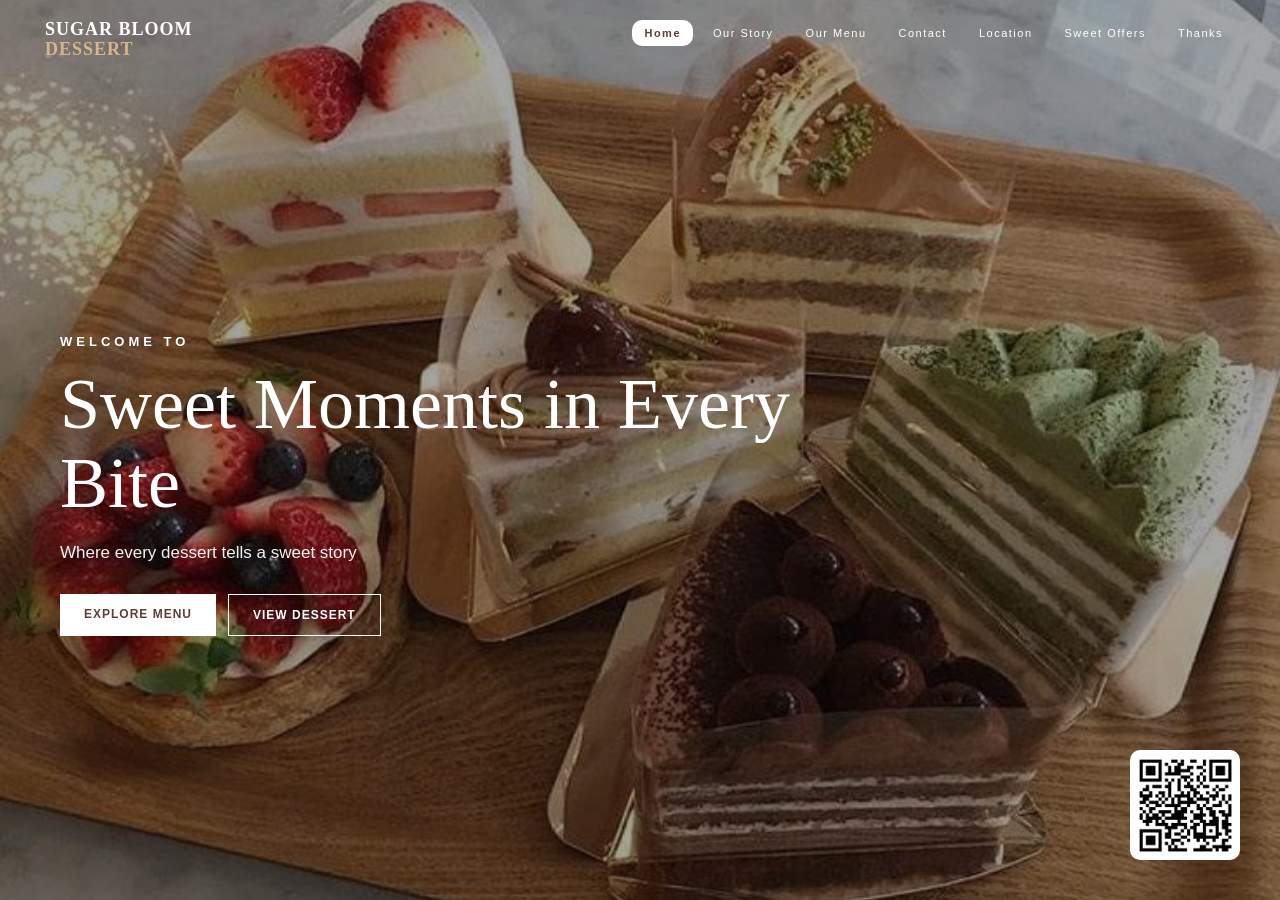
<file: index.html>
<!DOCTYPE html>
<html lang="id">
<head>
    <meta charset="UTF-8">
    <meta http-equiv="refresh" content="0; url=home.html">
    <title>Sugar Bloom Dessert</title>
</head>
<body>
    <p>Mengarahkan ke halaman utama...</p>
</body>
</html>
</file>
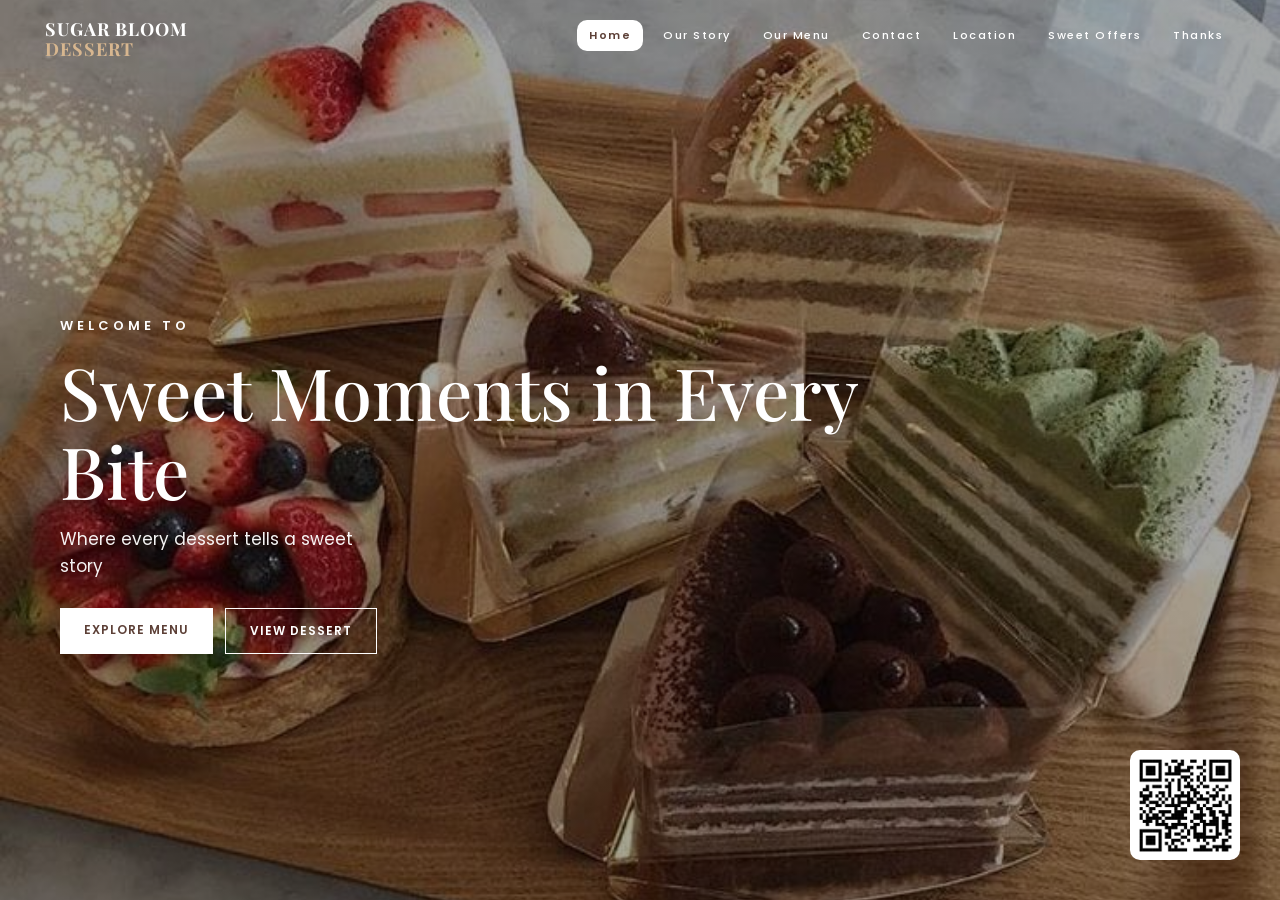
<file: home.html>
<!DOCTYPE html>
<html lang="en">
<head>
    <meta charset="UTF-8">
    <meta name="viewport" content="width=device-width, initial-scale=1.0">
    <title>Sugar Bloom Dessert</title>
    <link href="https://fonts.googleapis.com/css2?family=Playfair+Display:wght@500;700&family=Poppins:wght@300;400;500;600&display=swap" rel="stylesheet">
    <style>
      *{margin:0;padding:0;box-sizing:border-box}
      body{font-family:'Poppins',sans-serif;overflow-x:hidden}

      /* ===== NAVBAR - POLA TEMENMU ===== */
      .navbar{position:absolute;top:0;left:0;right:0;z-index:100;background:transparent}
      .nav-container{display:flex;justify-content:space-between;align-items:flex-start;padding:18px 22px}
      .logo{font-family:'Playfair Display';font-weight:700;font-size:18px;line-height:1.1;color:#fff;letter-spacing:1px}
      .logo span{color:#D7B68F}
      .menu-button{font-size:28px;background:none;border:none;cursor:pointer;color:#fff;padding:5px 10px}

      .nav-menu{position:fixed;inset:0;background:#2B1A14;display:none;flex-direction:column;align-items:center;justify-content:center;gap:6px;z-index:200}
      .nav-menu.open{display:flex}
      .nav-menu a{text-decoration:none;color:#FFF8F0;font-size:18px;font-weight:500;padding:14px 40px;border-radius:10px;width:85%;max-width:360px;text-align:center}
      .nav-menu a.active{background:#D7B68F;color:#2B1A14;font-weight:600}

      /* ===== HERO - PUNYA KAMU TETEP DIPAKE ===== */
      .hero{min-height:100vh;background:linear-gradient(rgba(0,0,0,.35), rgba(0,0,0,.35)), url('images/cake-selection.jpeg');background-size:cover;background-position:center;display:flex;flex-direction:column;justify-content:center;padding:110px 22px 40px;color:#fff;position:relative}
      .welcome{letter-spacing:4px;font-size:13px;font-weight:600}
      .hero h1{font-family:'Playfair Display';font-size:48px;line-height:1.1;margin:16px 0;font-weight:500}
      .subtitle{font-size:17px;line-height:1.6;max-width:320px;opacity:.95}
      .buttons{display:flex;gap:12px;margin-top:28px;flex-wrap:wrap}
      .button{padding:13px 24px;text-decoration:none;font-size:12px;font-weight:600;letter-spacing:1px;background:#fff;color:#5D4037}
      .view-dessert{padding:13px 24px;text-decoration:none;font-size:12px;font-weight:600;letter-spacing:1px;border:1.5px solid #fff;color:#fff}
      .qr-code{position:absolute;right:20px;bottom:20px;width:90px;height:90px;border-radius:10px;background:#fff;padding:5px}

      @media(min-width:851px){
        .nav-container{padding:20px 45px}
        .menu-button{display:none}
        .nav-menu{position:static;display:flex !important;flex-direction:row;background:none;gap:8px;justify-content:flex-end}
        .nav-menu a{color:#fff;font-size:11px;letter-spacing:1.5px;padding:7px 12px;width:auto}
        .nav-menu a.active{background:#fff;color:#5D4037}
        .hero{padding:110px 60px 40px}
        .hero h1{font-size:72px}
        .qr-code{width:110px;height:110px;right:40px;bottom:40px}
      }
    </style>
</head>
<body>

    <!-- NAVIGATION - UDAH DIGANTI PAKE POLA TEMENMU -->
    <header class="navbar">
        <div class="nav-container">
            <div class="logo">
                SUGAR BLOOM<br>
                <span>DESSERT</span>
            </div>

            <button class="menu-button" onclick="toggleMenu()">☰</button>

            <nav class="nav-menu" id="navMenu">
                <a href="home.html" class="active">Home</a>
                <a href="our-story.html">Our Story</a>
                <a href="our-menu.html">Our Menu</a>
                <a href="contact.html">Contact</a>
                <a href="location.html">Location</a>
                <a href="sweet-offers.html">Sweet Offers</a>
                <a href="thanks.html">Thanks</a>
            </nav>
        </div>
    </header>

    <!-- HOME -->
    <section class="hero">
        <div class="hero-content">
            <p class="welcome">WELCOME TO</p>

            <h1>
                Sweet Moments in Every<br>
                Bite
            </h1>

            <p class="subtitle">
                Where every dessert tells a sweet story
            </p>

            <div class="buttons">
                <a href="our-menu.html" class="button">EXPLORE MENU</a>
                <a href="our-menu.html" class="view-dessert">VIEW DESSERT</a>
            </div>
        </div>

        <!-- QR CODE -->
        <img src="images/qrcode.jpeg" class="qr-code" alt="QR Code">
    </section>

<script>
function toggleMenu(){
  document.getElementById('navMenu').classList.toggle('open');
}
</script>

</body>
</html>
</file>
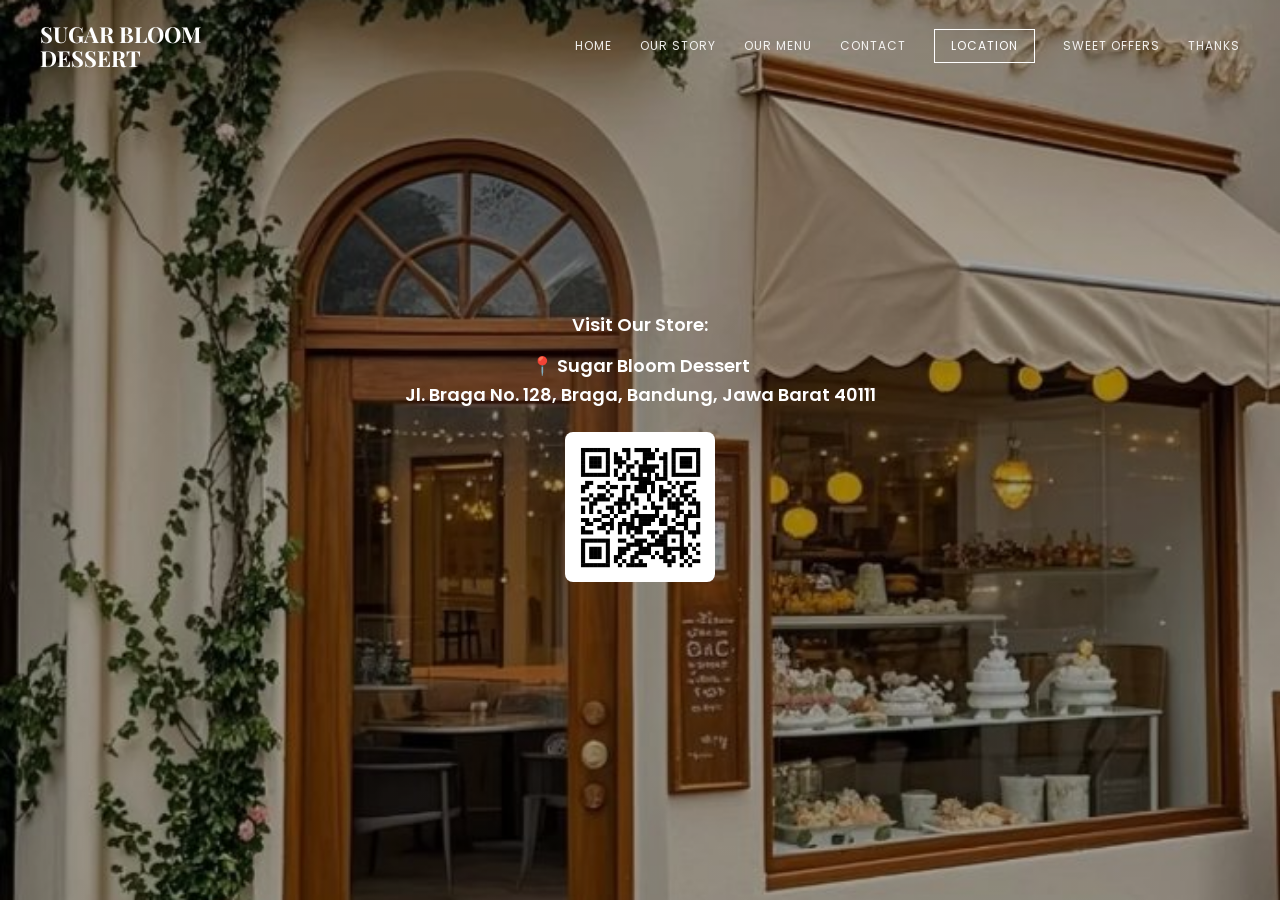
<file: location.html>
<!DOCTYPE html>
<html lang="id">
<head>
<meta charset="UTF-8">
<meta name="viewport" content="width=device-width, initial-scale=1.0">
<title>LOCATION - Sugar Bloom Dessert</title>
<link href="https://fonts.googleapis.com/css2?family=Playfair+Display:wght@700&family=Poppins:wght@400;600&display=swap" rel="stylesheet">
<style>
  *{margin:0;padding:0;box-sizing:border-box}
  body{font-family:'Poppins',sans-serif;background:#000}
  nav{display:flex;justify-content:space-between;align-items:center;padding:22px 40px;background:transparent;position:absolute;top:0;left:0;width:100%;z-index:10;}
  .logo{font-family:'Playfair Display';font-weight:700;color:#fff;font-size:22px;line-height:1.1}
  .nav-links{display:flex;gap:28px;align-items:center}
  .nav-links a{text-decoration:none;color:#fff;font-size:12px;letter-spacing:1px;opacity:.9}
  .nav-links a.active{border:1px solid #fff;padding:7px 16px;opacity:1}
  .location-hero{
    height:100vh;width:100%;
    background: linear-gradient(rgba(0,0,0,0.35), rgba(0,0,0,0.35)), url('images/location.jpg');
    background-size:cover;background-position:center;
    display:flex;justify-content:center;align-items:center;text-align:center;color:#fff;
  }
  .location-content h2{font-size:18px;margin-bottom:14px;font-weight:600}
  .location-content p{line-height:1.6;font-size:18px;font-weight:600}
  .qr-box{margin-top:22px;display:inline-block;background:#fff;padding:10px;border-radius:8px}
  .qr-box img{width:130px;height:130px;display:block}

  /* === TAMBAHAN GARIS 3 DOANG, YANG ATAS NGGAK DIRUBAH === */
  .menu-button{display:none;font-size:30px;background:none;border:none;cursor:pointer;color:#fff;padding:5px 10px}

  @media(max-width:850px){
    nav{padding:22px 20px}
    .menu-button{display:block}
    /* Di HP, menu disembunyiin, baru muncul kalau garis 3 diklik */
    .nav-links{display:none;position:fixed;inset:0;background:#2B1A14;flex-direction:column;align-items:center;justify-content:center;gap:6px;z-index:200}
    .nav-links.open{display:flex}
    .nav-links a{color:#FFF8F0;font-size:18px;font-weight:500;padding:14px 40px;opacity:1;width:85%;max-width:360px;text-align:center;border-radius:10px}
    .nav-links a.active{background:#D7B68F;color:#2B1A14;border:none}
  }
</style>
</head>
<body>
<nav>
  <div class="logo">SUGAR BLOOM<br>DESSERT</div>
  <!-- TAMBAHAN GARIS 3 DOANG -->
  <button class="menu-button" onclick="toggleMenu()">☰</button>
  <div class="nav-links" id="navMenu">
    <a href="home.html">HOME</a>
    <a href="our-story.html">OUR STORY</a>
    <a href="our-menu.html">OUR MENU</a>
    <a href="contact.html">CONTACT</a>
    <a class="active" href="location.html">LOCATION</a>
    <a href="sweet-offers.html">SWEET OFFERS</a>
    <a href="thanks.html">THANKS</a>
  </div>
</nav>
<div class="location-hero">
  <div class="location-content">
    <h2>Visit Our Store:</h2>
    <p>📍 Sugar Bloom Dessert<br>Jl. Braga No. 128, Braga, Bandung, Jawa Barat 40111</p>
    <div class="qr-box">
      <img src="images/maps.jpeg" alt="QR Maps">
    </div>
  </div>
</div>

<!-- TAMBAHAN SCRIPT GARIS 3 DOANG -->
<script>
function toggleMenu(){document.getElementById('navMenu').classList.toggle('open')}
</script>

</body>
</html>
</file>
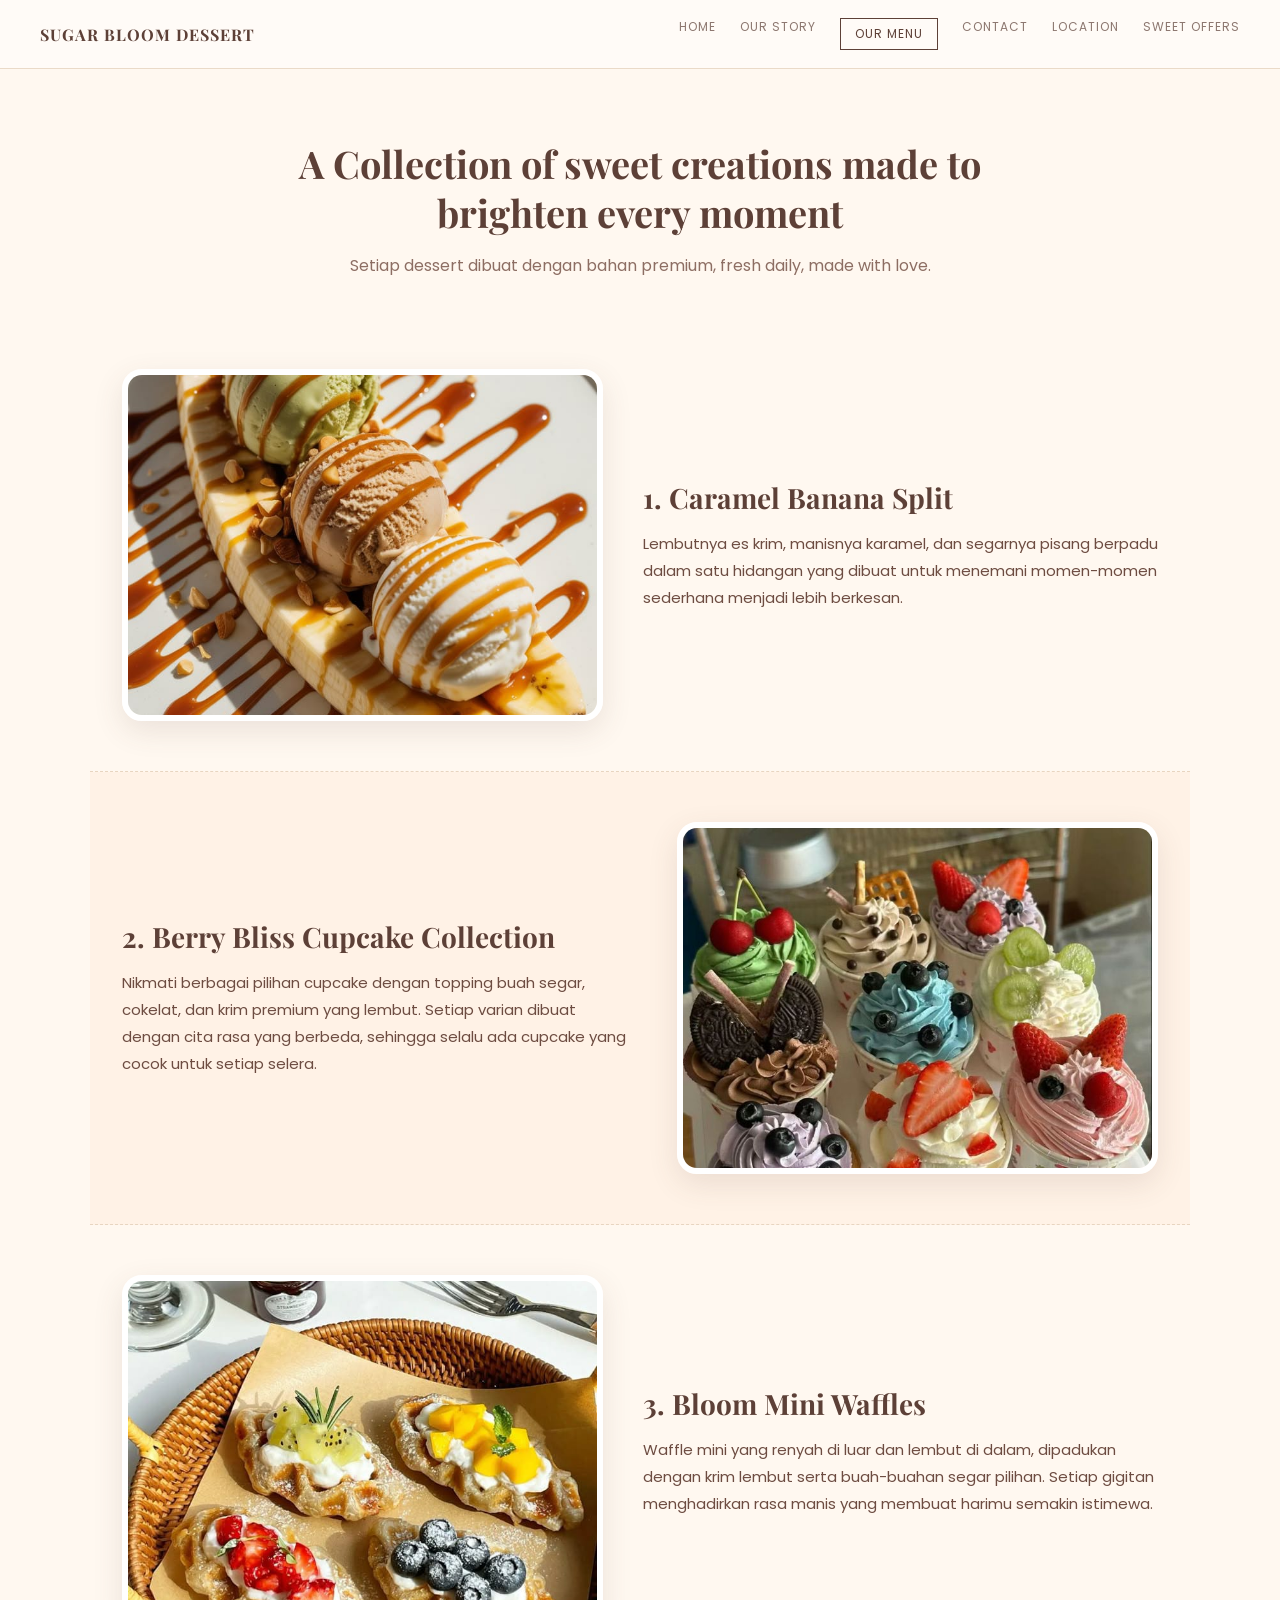
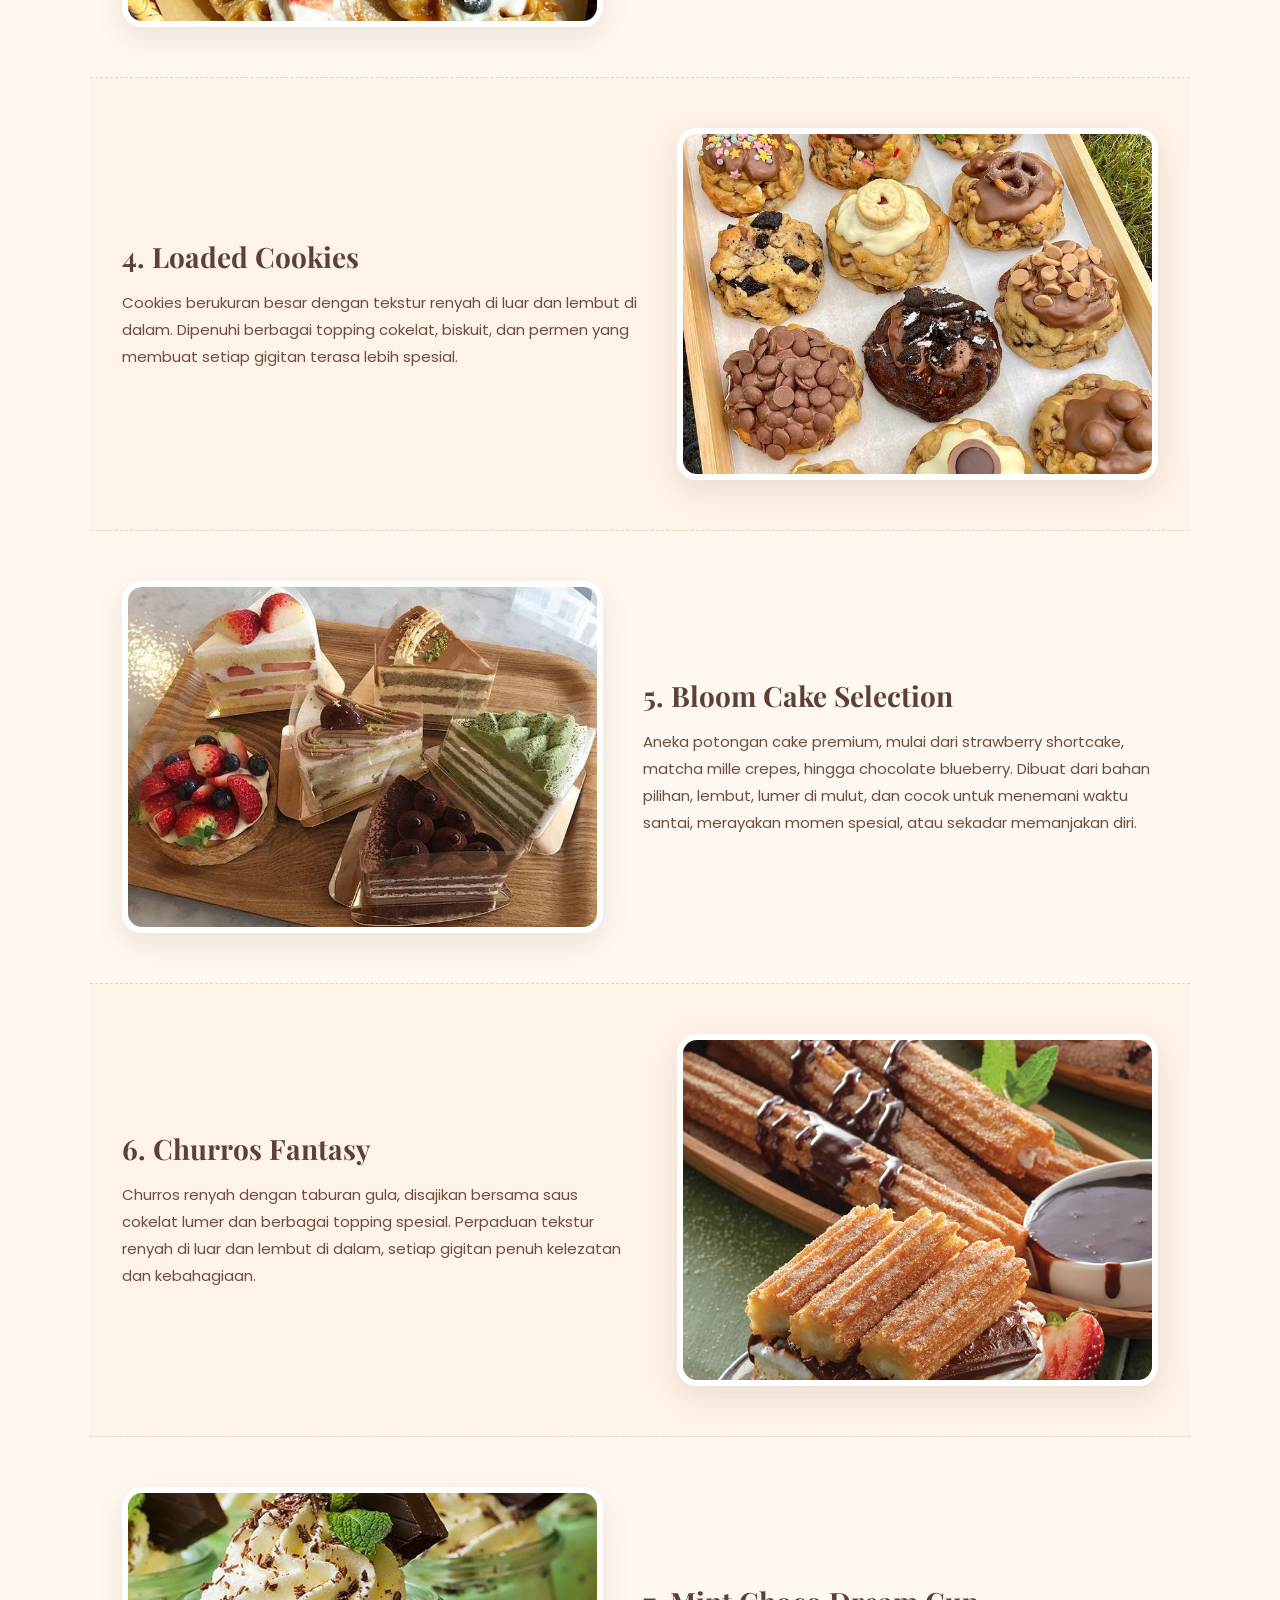
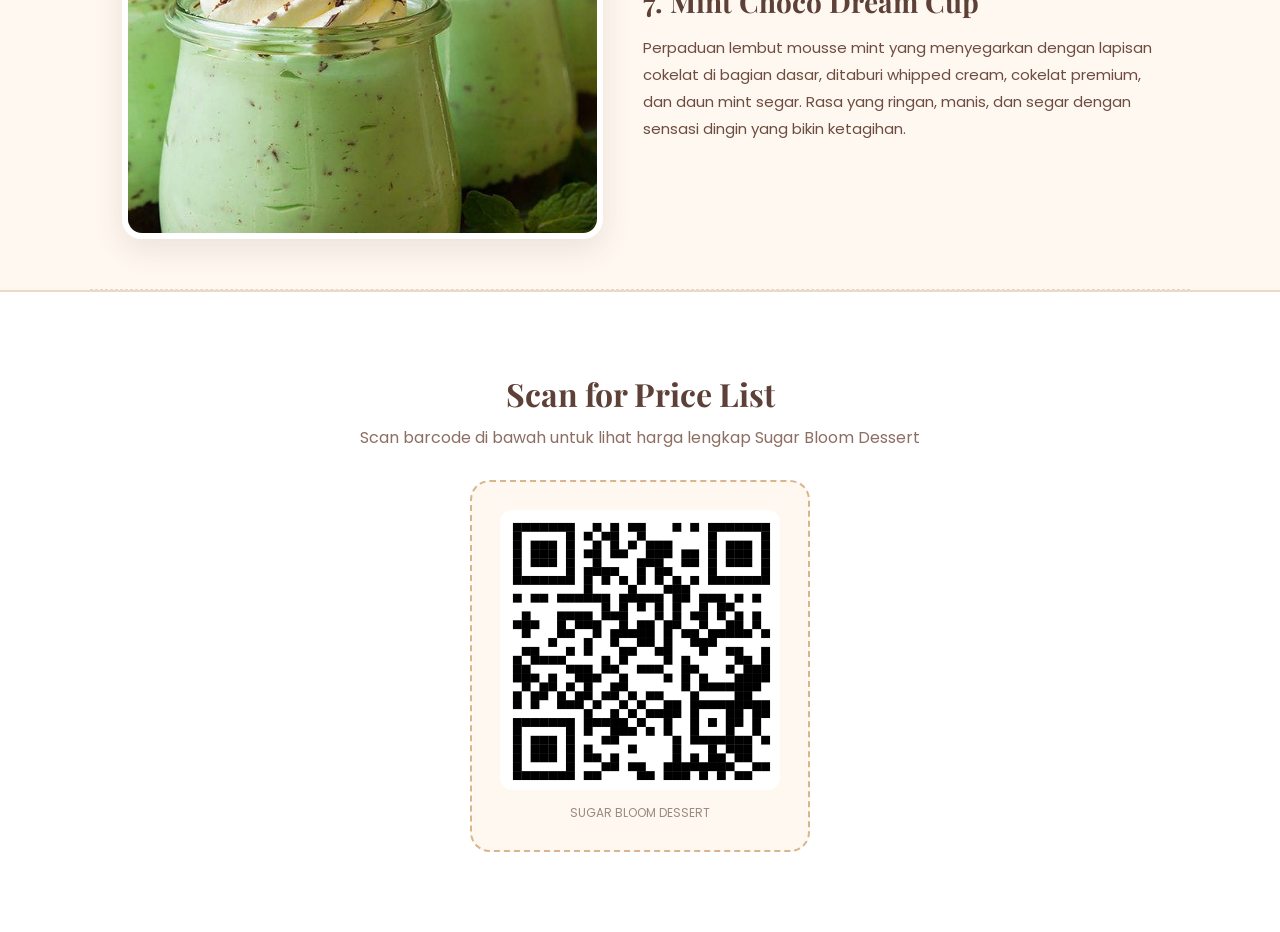
<file: our-menu.html>
<!DOCTYPE html>
<html lang="id">
<head>
<meta charset="UTF-8">
<meta name="viewport" content="width=device-width, initial-scale=1.0">
<title>OUR MENU - Sugar Bloom Dessert</title>
<link href="https://fonts.googleapis.com/css2?family=Playfair+Display:wght@500;700&family=Poppins:wght@300;400;500&display=swap" rel="stylesheet">
<style>
  :root{ --cream:#FFF8F0; --cream2:#FFF2E6; --choco:#5D4037; --choco-light:#8D6E63; --accent:#D7B68F; }
  *{margin:0;padding:0;box-sizing:border-box}
  body{font-family:'Poppins',sans-serif;background:var(--cream);color:var(--choco);}
  nav{display:flex;justify-content:space-between;align-items:center;padding:18px 40px;background:#FFFBF7;border-bottom:1px solid #EADAC8;position:sticky;top:0;z-index:10}
  .logo{font-family:'Playfair Display';font-weight:700;letter-spacing:1px}
  .nav-links{display:flex;gap:24px;font-size:12px;letter-spacing:1px}
  .nav-links a{text-decoration:none;color:var(--choco);opacity:.7}
  .nav-links a.active{border:1px solid var(--choco);padding:6px 14px;opacity:1}
  .hero{text-align:center;padding:70px 20px 40px}
  .hero h1{font-family:'Playfair Display';font-size:38px;line-height:1.3;max-width:700px;margin:0 auto}
  .hero p{max-width:620px;margin:14px auto 0;color:var(--choco-light);line-height:1.7}
  .menu-section{max-width:1100px;margin:0 auto;padding:50px 32px;display:flex;gap:40px;align-items:center;border-bottom:1px dashed #E8D5C0}
  .menu-section:nth-child(even){flex-direction:row-reverse;background:var(--cream2)}
  .menu-img{flex:1;border-radius:20px;overflow:hidden;box-shadow:0 10px 30px rgba(93,64,55,.12);border:6px solid #fff}
  .menu-img img{width:100%;height:340px;object-fit:cover;display:block}
  .menu-text{flex:1.1}
  .menu-text h2{font-family:'Playfair Display';font-size:28px;margin-bottom:14px}
  .menu-text p{line-height:1.8;color:#6D4C41;font-size:15px}
  .barcode-section{text-align:center;padding:80px 20px;background:#fff;border-top:2px solid #EADAC8}
  .barcode-section h2{font-family:'Playfair Display';font-size:32px;margin-bottom:10px}
  .barcode-section p.sub{color:var(--choco-light);margin-bottom:30px}
  .barcode-box{display:inline-block;padding:28px;background:var(--cream);border:2px dashed var(--accent);border-radius:20px}
  .barcode-box img{width:280px;border-radius:12px;display:block}

  /* === TAMBAHAN GARIS 3 DOANG, YANG ATAS NGGAK DIRUBAH === */
  .menu-button{display:none;font-size:30px;background:none;border:none;cursor:pointer;color:var(--choco);padding:5px 10px}

  @media(max-width:850px){
    .menu-section,.menu-section:nth-child(even){flex-direction:column}
    .menu-img img{height:260px}
    nav{padding:18px 20px}
    .menu-button{display:block}
    /* Di HP, menu disembunyiin, baru muncul kalau garis 3 diklik */
    .nav-links{display:none;position:fixed;inset:0;background:#2B1A14;flex-direction:column;align-items:center;justify-content:center;gap:6px;z-index:200}
    .nav-links.open{display:flex}
    .nav-links a{color:#FFF8F0;font-size:18px;font-weight:500;padding:14px 40px;opacity:1;width:85%;max-width:360px;text-align:center;border-radius:10px}
    .nav-links a.active{background:#D7B68F;color:#2B1A14;border:none}
  }
</style>
</head>
<body>

<nav>
  <div class="logo">SUGAR BLOOM DESSERT</div>
  <!-- TAMBAHAN GARIS 3 DOANG -->
  <button class="menu-button" onclick="toggleMenu()">☰</button>
  <div class="nav-links" id="navMenu">
    <a href="home.html">HOME</a>
    <a href="our-story.html">OUR STORY</a>
    <a class="active" href="our-menu.html">OUR MENU</a>
    <a href="contact.html">CONTACT</a>
    <a href="location.html">LOCATION</a>
    <a href="sweet-offers.html">SWEET OFFERS</a>
  </div>
</nav>

<div class="hero">
  <h1>A Collection of sweet creations made to brighten every moment</h1>
  <p>Setiap dessert dibuat dengan bahan premium, fresh daily, made with love.</p>
</div>

<!-- MENU 1 -->
<div class="menu-section">
  <div class="menu-img"><img src="images/caramel-banana.jpeg" alt="Caramel Banana Split"></div>
  <div class="menu-text">
    <h2>1. Caramel Banana Split</h2>
    <p>Lembutnya es krim, manisnya karamel, dan segarnya pisang berpadu dalam satu hidangan yang dibuat untuk menemani momen-momen sederhana menjadi lebih berkesan.</p>
  </div>
</div>

<!-- MENU 2 -->
<div class="menu-section">
  <div class="menu-img"><img src="images/berry-cupcake.jpeg" alt="Berry Bliss Cupcake"></div>
  <div class="menu-text">
    <h2>2. Berry Bliss Cupcake Collection</h2>
    <p>Nikmati berbagai pilihan cupcake dengan topping buah segar, cokelat, dan krim premium yang lembut. Setiap varian dibuat dengan cita rasa yang berbeda, sehingga selalu ada cupcake yang cocok untuk setiap selera.</p>
  </div>
</div>

<!-- MENU 3 -->
<div class="menu-section">
  <div class="menu-img"><img src="images/mini-waffles.jpeg" alt="Bloom Mini Waffles"></div>
  <div class="menu-text">
    <h2>3. Bloom Mini Waffles</h2>
    <p>Waffle mini yang renyah di luar dan lembut di dalam, dipadukan dengan krim lembut serta buah-buahan segar pilihan. Setiap gigitan menghadirkan rasa manis yang membuat harimu semakin istimewa.</p>
  </div>
</div>

<!-- MENU 4 -->
<div class="menu-section">
  <div class="menu-img"><img src="images/loaded-cookies.jpeg" alt="Loaded Cookies"></div>
  <div class="menu-text">
    <h2>4. Loaded Cookies</h2>
    <p>Cookies berukuran besar dengan tekstur renyah di luar dan lembut di dalam. Dipenuhi berbagai topping cokelat, biskuit, dan permen yang membuat setiap gigitan terasa lebih spesial.</p>
  </div>
</div>

<!-- MENU 5 -->
<div class="menu-section">
  <div class="menu-img"><img src="images/cake-selection.jpeg" alt="Bloom Cake Selection"></div>
  <div class="menu-text">
    <h2>5. Bloom Cake Selection</h2>
    <p>Aneka potongan cake premium, mulai dari strawberry shortcake, matcha mille crepes, hingga chocolate blueberry. Dibuat dari bahan pilihan, lembut, lumer di mulut, dan cocok untuk menemani waktu santai, merayakan momen spesial, atau sekadar memanjakan diri.</p>
  </div>
</div>

<!-- MENU 6 -->
<div class="menu-section">
  <div class="menu-img"><img src="images/churros.jpeg" alt="Churros Fantasy"></div>
  <div class="menu-text">
    <h2>6. Churros Fantasy</h2>
    <p>Churros renyah dengan taburan gula, disajikan bersama saus cokelat lumer dan berbagai topping spesial. Perpaduan tekstur renyah di luar dan lembut di dalam, setiap gigitan penuh kelezatan dan kebahagiaan.</p>
  </div>
</div>

<!-- MENU 7 -->
<div class="menu-section">
  <div class="menu-img"><img src="images/mint-choco.jpeg" alt="Mint Choco Dream Cup"></div>
  <div class="menu-text">
    <h2>7. Mint Choco Dream Cup</h2>
    <p>Perpaduan lembut mousse mint yang menyegarkan dengan lapisan cokelat di bagian dasar, ditaburi whipped cream, cokelat premium, dan daun mint segar. Rasa yang ringan, manis, dan segar dengan sensasi dingin yang bikin ketagihan.</p>
  </div>
</div>

<!-- BARCODE -->
<div class="barcode-section">
  <h2>Scan for Price List</h2>
  <p class="sub">Scan barcode di bawah untuk lihat harga lengkap Sugar Bloom Dessert</p>
  <div class="barcode-box">
    <img src="images/barcode-harga.jpeg" alt="Barcode Harga">
    <p style="margin-top:14px;font-size:12px;opacity:.6">SUGAR BLOOM DESSERT</p>
  </div>
</div>

<!-- TAMBAHAN SCRIPT GARIS 3 DOANG -->
<script>
function toggleMenu(){document.getElementById('navMenu').classList.toggle('open')}
</script>

</body>
</html>
</file>
